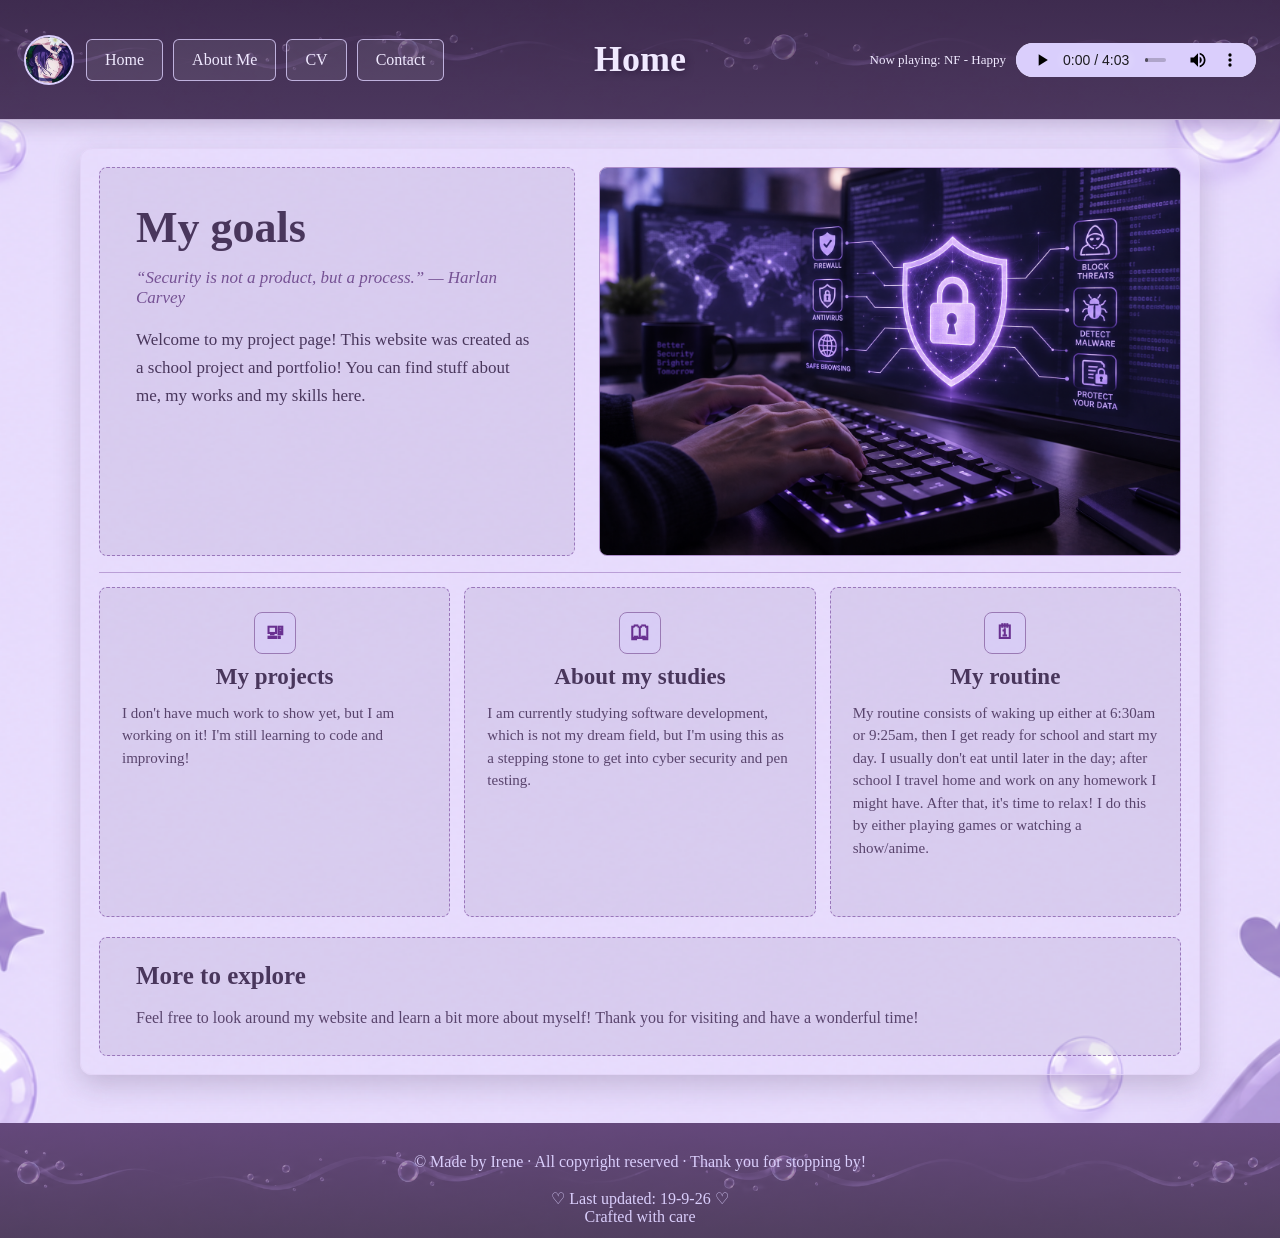
<file: HTML/Index.html>
<!DOCTYPE html>
<html lang="en">
  <head>
    <meta charset="UTF-8">
    <meta name="viewport" content="width=device-width, initial-scale=1.0">
    <title>Home</title>
    <link rel="stylesheet" href="../CSS/Index.css">
  </head>

  <body>
    <header class="site-header">
      <div class="header-nav">
        <a href="../HTML/Index.html" class="site-logo">
          <img src="../Other/rezepfp.jpg" alt="Irene home">
        </a>

        <nav>
          <a href="../HTML/Index.html" class="btn" id="home-btn">Home</a>
          <a href="../HTML/Who-am-i.html" class="btn" id="about-btn">About Me</a>
          <a href="../HTML/CV.html" class="btn" id="CV-btn">CV</a>
          <a href="../HTML/Contact.html" class="btn" id="contact-btn">Contact</a>
        </nav>
      </div>

      <h1 class="header-title">Home</h1>

      <div class="music-header">
        <p>Now playing: NF - Happy</p>
        <div class="audio-player">
          <audio src="../Other/NF - HAPPY (Lyrics).mp3" controls></audio>
        </div>
      </div>
    </header>

    <main class="Home-page">
      <section class="home-hero">
        <div class="hero-copy">
          <h1 id="home-heading">My goals</h1>
          <blockquote>“Security is not a product, but a process.” — Harlan Carvey</blockquote>
          <p>
            Welcome to my project page! This website was created as a school project and
            portfolio! You can find stuff about me, my works and my skills here.
          </p>
        </div>

        <img
          class="hero-image"
          src="../Other/cybersec.png"
          alt="Hands typing on a keyboard beside a monitor displaying a purple security shield"
        >
      </section>

      <section class="home-cards">
        <article class="home-card">
          <span class="card-icon">🖳</span>
          <h2>My projects</h2>
          <p>
            I don't have much work to show yet, but I am working on it! I'm still learning
            to code and improving!
          </p>
        </article>

        <article class="home-card">
          <span class="card-icon">🕮</span>
          <h2>About my studies</h2>
          <p>
            I am currently studying software development, which is not my dream field, but
            I'm using this as a stepping stone to get into cyber security and pen testing.
          </p>
        </article>

        <article class="home-card">
          <span class="card-icon">🗓</span>
          <h2>My routine</h2>
          <p>
            My routine consists of waking up either at 6:30am or 9:25am, then I get ready for
            school and start my day. I usually don't eat until later in the day; after
            school I travel home and work on any homework I might have. After that, it's time
            to relax! I do this by either playing games or watching a show/anime.
          </p>
        </article>
      </section>

      <section class="home-more">
        <h2 id="more-heading">More to explore</h2>
        <p>
          Feel free to look around my website and learn a bit more about myself! Thank you
          for visiting and have a wonderful time!
        </p>
      </section>
    </main>

    <footer class="footer">
      <br><br><br>
      <p>© Made by Irene · All copyright reserved · Thank you for stopping by!</p>
      <p>♡ Last updated: 19-9-26 ♡</p><br>
      <p>Crafted with care</p>
    </footer>
  </body>
</html>
</file>
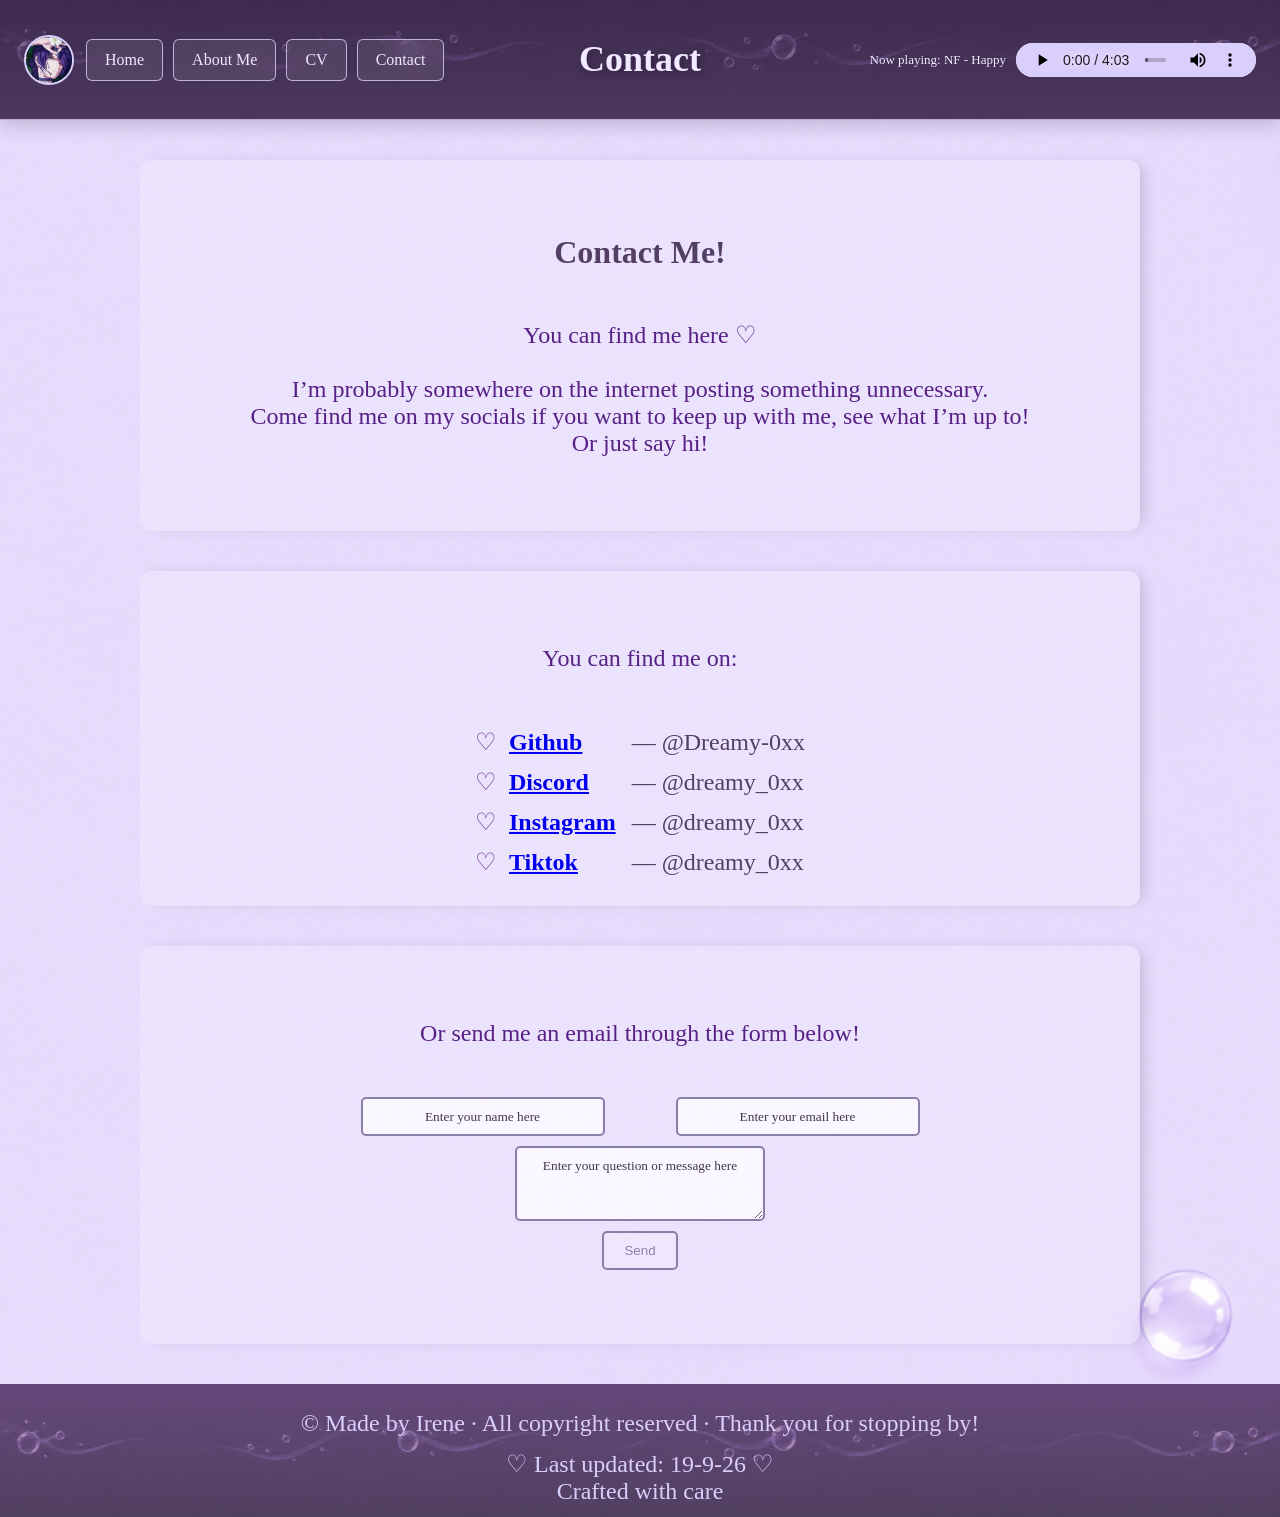
<file: HTML/Contact.html>
<!DOCTYPE html>
<html lang="en">
<head>
  <meta charset="UTF-8">
  <meta name="viewport" content="width=device-width, initial-scale=1.0">
  <title>Contact</title>
  <link rel="stylesheet" href="../CSS/Contact.css">
</head>
<body>
  <header class="site-header">
    <div class="header-nav">
      <a href="../HTML/Index.html" class="site-logo"><img src="../Other/rezepfp.jpg" alt="Irene home"></a>
      <nav>
        <a href="../HTML/Index.html" class="btn" id="home-btn">Home</a>
        <a href="../HTML/Who-am-i.html" class="btn" id="about-btn">About Me</a>
        <a href="../HTML/CV.html" class="btn" id="CV-btn">CV</a>
        <a href="../HTML/Contact.html" class="btn" id="contact-btn">Contact</a>
      </nav>
    </div>
    <h1 class="header-title">Contact</h1>
    <div class="music-header">
      <h5>Now playing: NF - Happy</h5>
      <div class="audio-player">
        <audio src="../Other/NF - HAPPY (Lyrics).mp3" controls></audio>
      </div>
    </div>
  </header>
  <main class="contact-page">

  <section class="contact-hero">
     <h2>Contact Me!</h2>
     <p>
     You can find me here ♡<br><br>
     
     I’m probably somewhere on the internet posting something unnecessary.<br>
     Come find me on my socials if you want to keep up with me, see what I’m up to! <br> Or just say hi!
     <br>
    </p>
  </section>

  <section class="contact-links">
     <p>You can find me on:</p>
     <table>
       <tr><td class="heart">♡</td><th scope="row"><a href="https://github.com/Dreamy-0xx" target="_blank">Github</a></th><td>— @Dreamy-0xx</td></tr>
       <tr><td class="heart">♡</td><th scope="row"><a href="https://discord.gg/f6ESefMnmk" target="_blank">Discord</a></th><td>— @dreamy_0xx</td></tr>
       <tr><td class="heart">♡</td><th scope="row"><a href="https://www.instagram.com/dreamy_0xx/?hl=en" target="_blank">Instagram</a></th><td>— @dreamy_0xx</td></tr>
       <tr><td class="heart">♡</td><th scope="row"><a href="https://www.tiktok.com/@dreamy_0xx" target="_blank">Tiktok</a></th><td>— @dreamy_0xx</td></tr>
     </table>
  </section>

  <section class="contact-form">
     <p>Or send me an email through the form below!</p>
     <form action="https://formsubmit.co/6bafb064cddf6d49e631054078c18f5f" method="POST" target="_blank">
       <input type="text" name="name" placeholder="Enter your name here" required>
       <input type="email" name="email" placeholder="Enter your email here" required>
       <textarea name="content" placeholder="Enter your question or message here" required></textarea>
       <button type="submit" class="btn">Send</button>
     </form>
  </section>
</main>
  <footer class="footer">
    <br><br><br><p>© Made by Irene · All copyright reserved · Thank you for stopping by!</p>
    <p>♡ Last updated: 19-9-26 ♡</p><br>
    <p>Crafted with care</p>
  </footer>
</body>
</html>
</file>
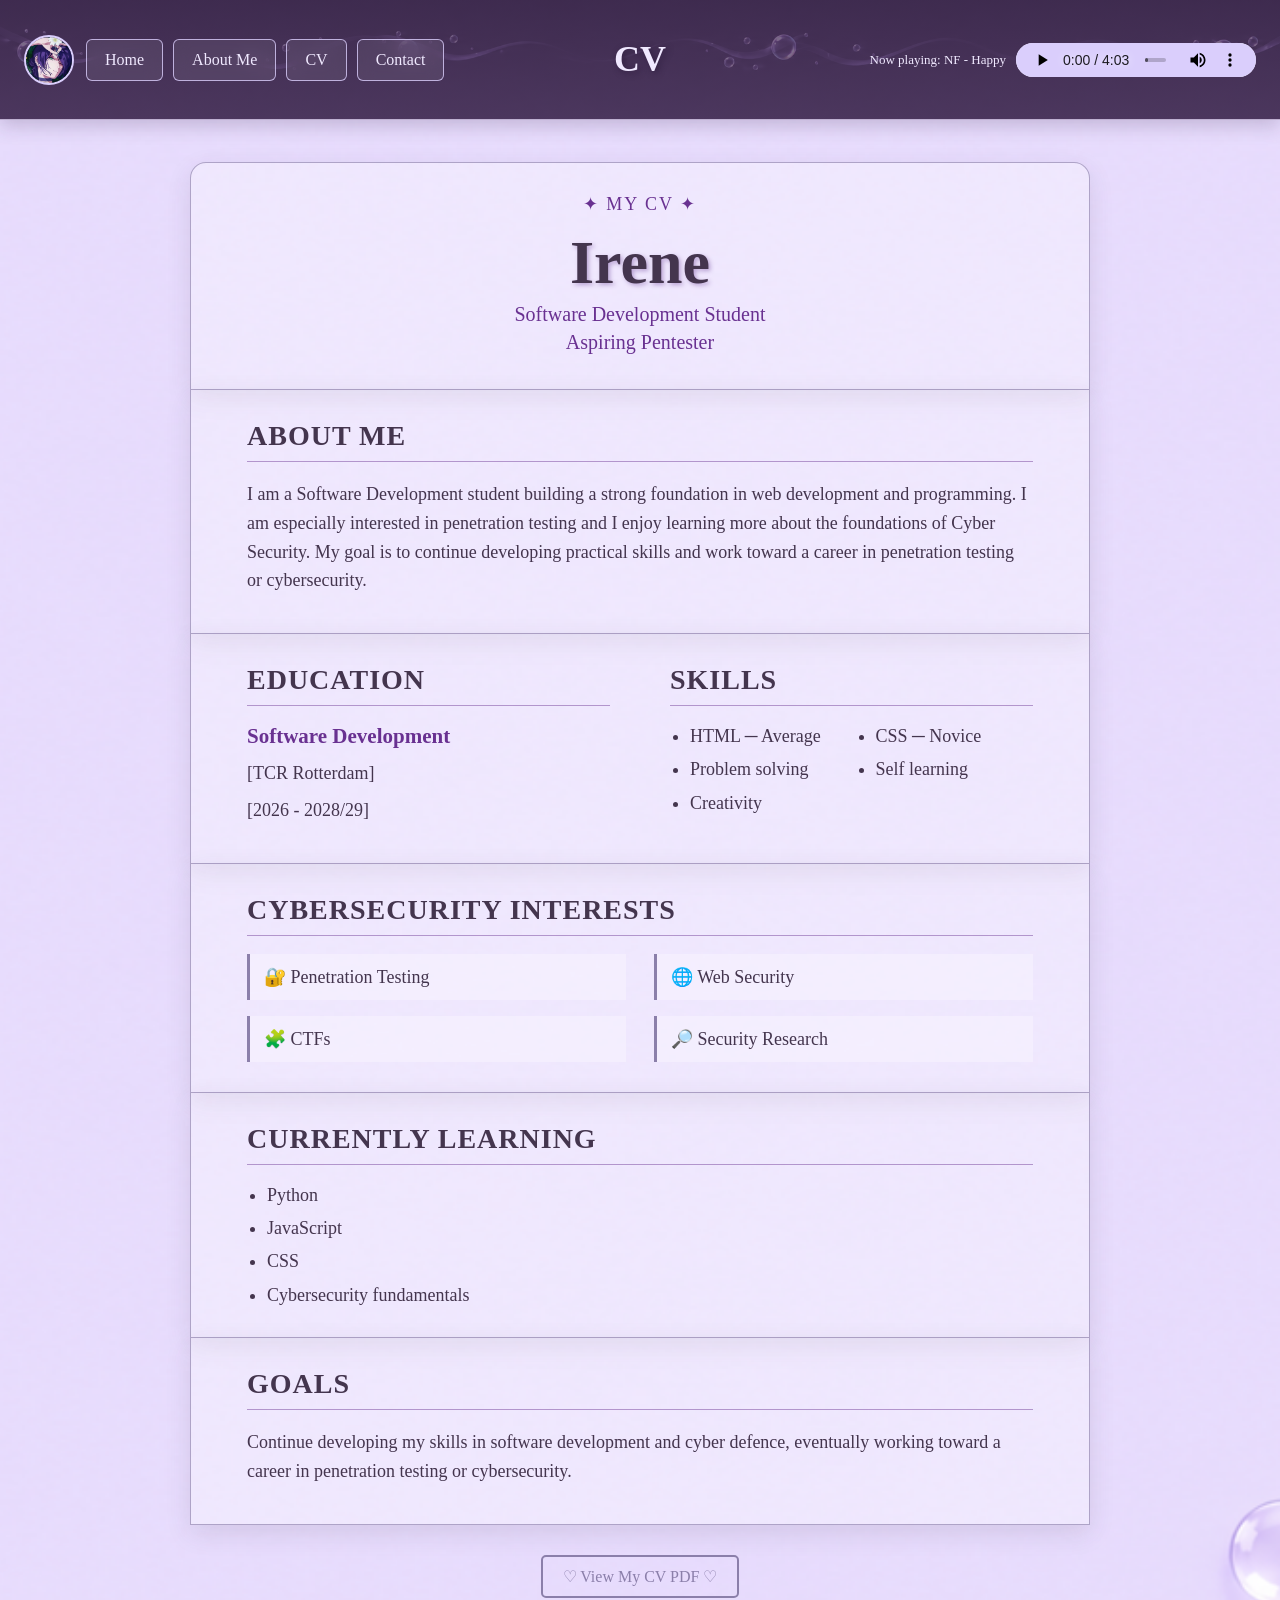
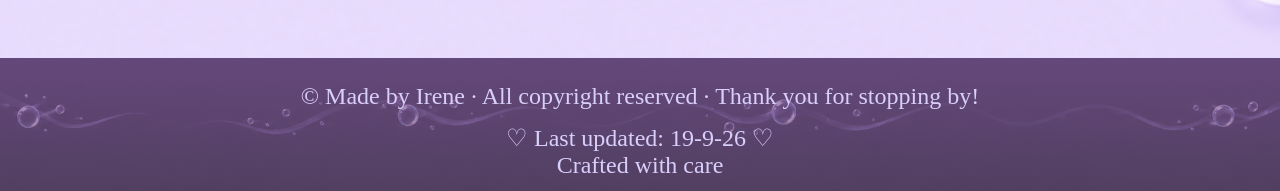
<file: HTML/CV.html>
<!DOCTYPE html>
<html lang="en">
  <head>
    <meta charset="UTF-8">
    <meta name="viewport" content="width=device-width, initial-scale=1.0">
    <title>CV</title>
    <link rel="stylesheet" href="../CSS/CV.css">
  </head>

  <body>
    <header class="site-header">
      <div class="header-nav">
        <a href="../HTML/Index.html" class="site-logo">
          <img src="../Other/rezepfp.jpg" alt="Irene home">
        </a>

        <nav>
          <a href="../HTML/Index.html" class="btn" id="home-btn">Home</a>
          <a href="../HTML/Who-am-i.html" class="btn" id="about-btn">About Me</a>
          <a href="../HTML/CV.html" class="btn" id="CV-btn">CV</a>
          <a href="../HTML/Contact.html" class="btn" id="contact-btn">Contact</a>
        </nav>
      </div>

      <h1 class="header-title">CV</h1>

      <div class="music-header">
        <h5>Now playing: NF - Happy</h5>
        <div class="audio-player">
          <audio src="../Other/NF - HAPPY (Lyrics).mp3" controls></audio>
        </div>
      </div>
    </header>

    <main class="cv-page">
      <section class="cv-hero">
        <p class="cv-kicker">✦ MY CV ✦</p>
        <h2>Irene</h2>
        <p class="cv-role">Software Development Student</p>
        <p class="cv-role">Aspiring Pentester</p>
      </section>

      <section class="cv-section">
        <h2>About Me</h2>
        <p class="cv-copy">
          I am a Software Development student building a strong foundation in web
          development and programming. I am especially interested in penetration testing
          and I enjoy learning more about the foundations of Cyber Security. My goal is to
          continue developing practical skills and work toward a career in penetration
          testing or cybersecurity.
        </p>
      </section>

      <section class="cv-columns cv-section">
        <div>
          <h2>Education</h2>
          <h3>Software Development</h3>
          <p>[TCR Rotterdam]</p>
          <p>[2026 - 2028/29]</p>
        </div>

        <div>
          <h2>Skills</h2>
          <ul class="cv-list">
            <li>HTML ─ Average</li>
            <li>CSS ─ Novice</li>
            <li>Problem solving</li>
            <li>Self learning</li>
            <li>Creativity</li>
          </ul>
        </div>
      </section>

      <section class="cv-section">
        <h2>Cybersecurity Interests</h2>
        <div class="interest-grid">
          <span>🔐 Penetration Testing</span>
          <span>🌐 Web Security</span>
          <span>🧩 CTFs</span>
          <span>🔎 Security Research</span>
        </div>
      </section>

      <section class="cv-section">
        <h2>Currently Learning</h2>
        <ul class="cv-list learning-list">
          <li>Python</li>
          <li>JavaScript</li>
          <li>CSS</li>
          <li>Cybersecurity fundamentals</li>
        </ul>
      </section>

      <section class="cv-section">
        <h2>Goals</h2>
        <p class="cv-copy">
          Continue developing my skills in software development and cyber defence,
          eventually working toward a career in penetration testing or cybersecurity.
        </p>
      </section>

      <div class="cv-action">
        <a class="btn" href="Irene CV.pdf" target="_blank">♡ View My CV PDF ♡</a>
      </div>
    </main>

    <footer class="footer">
      <br><br><br>
      <p>© Made by Irene · All copyright reserved · Thank you for stopping by!</p>
      <p>♡ Last updated: 19-9-26 ♡</p><br>
      <p>Crafted with care</p>
    </footer>
  </body>
</html>
</file>
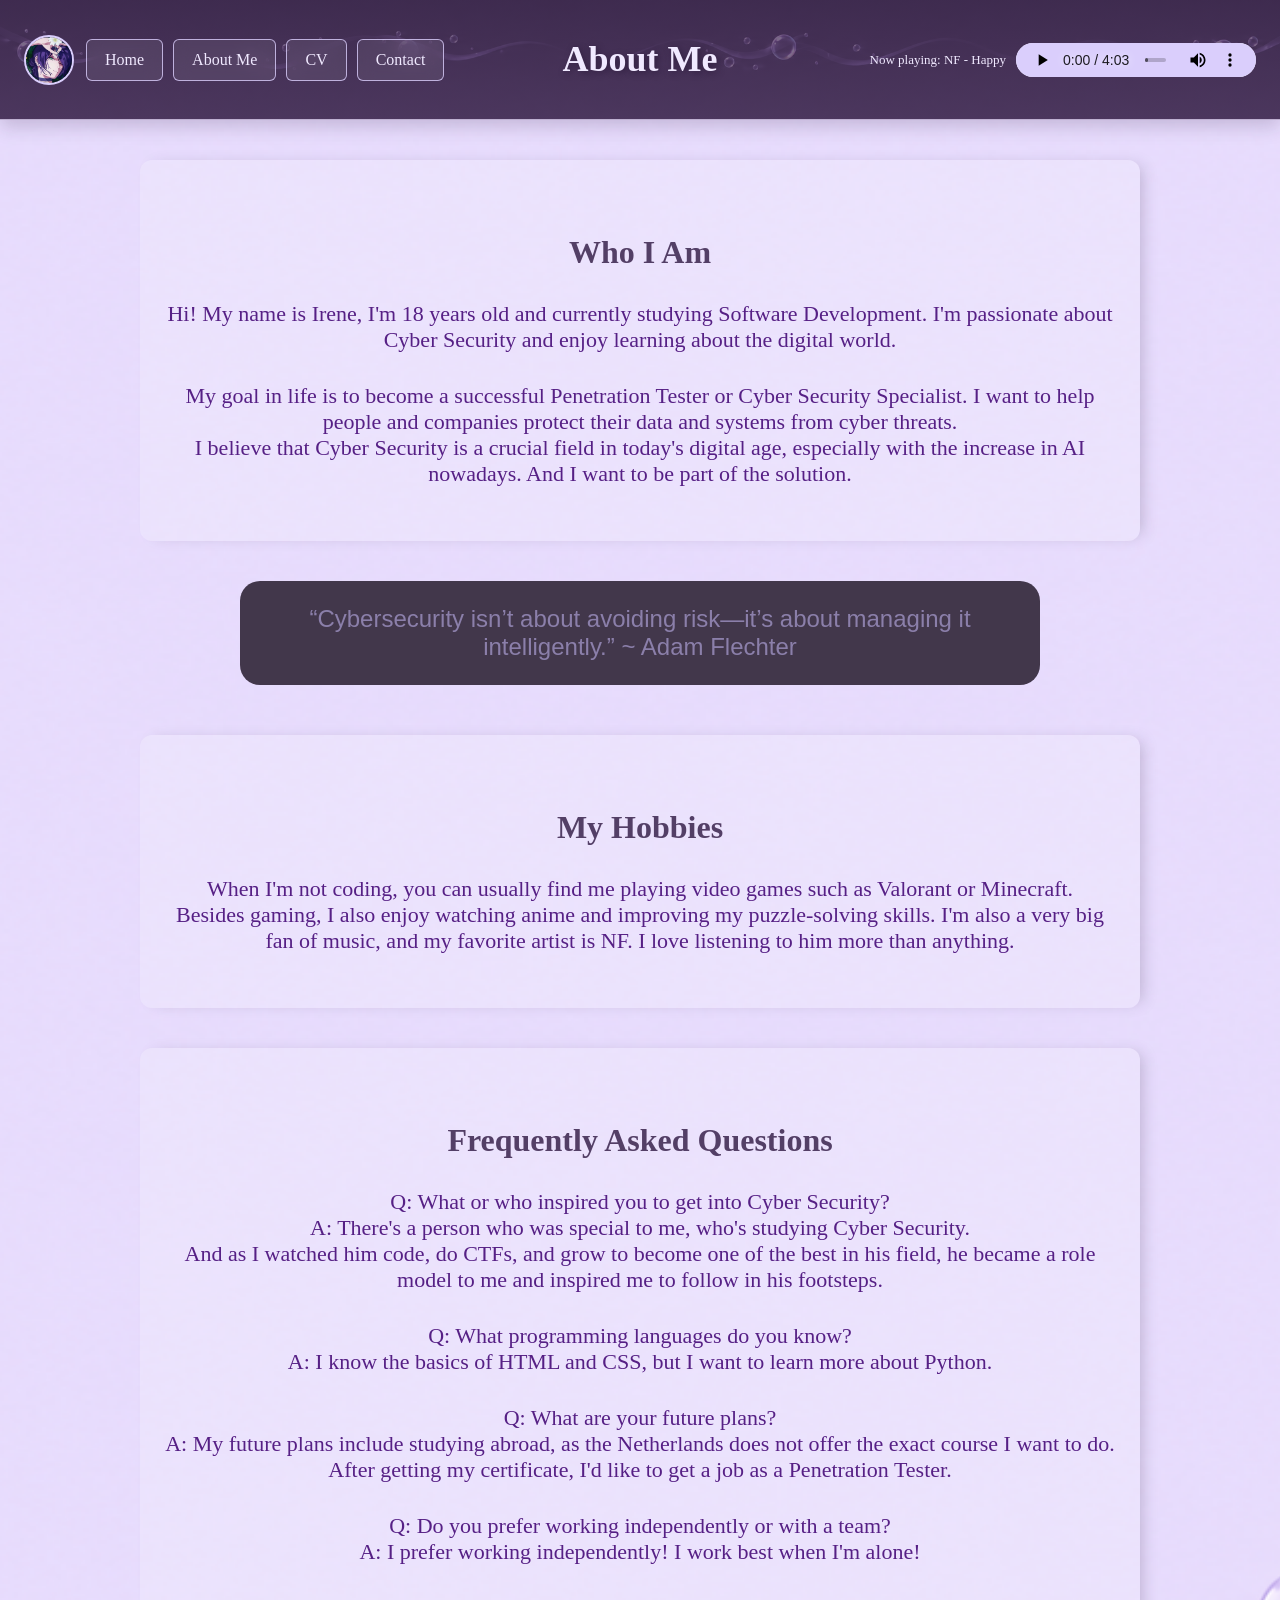
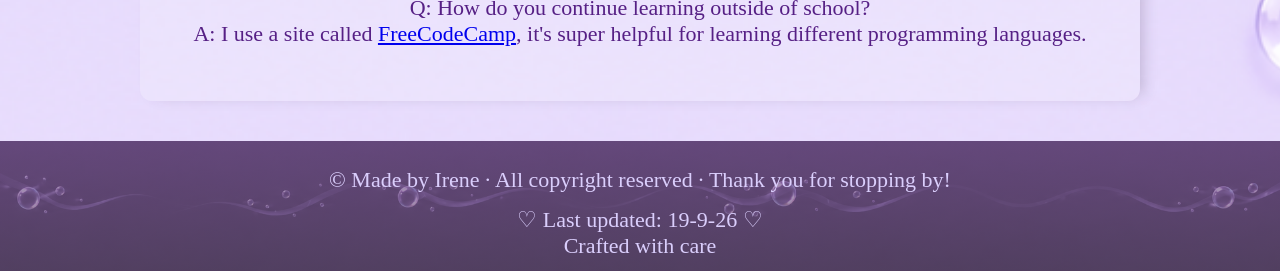
<file: HTML/Who-am-i.html>
<!DOCTYPE html>
<html lang="en">
  <head>
    <meta charset="UTF-8">
    <meta name="viewport" content="width=device-width, initial-scale=1.0">
    <title>About me</title>
    <link rel="stylesheet" href="../CSS/Who-am-i.css">
  </head>

  <body>
    <header class="site-header">
      <div class="header-nav">
        <a href="../HTML/Index.html" class="site-logo">
          <img src="../Other/rezepfp.jpg" alt="home">
        </a>

        <nav>
          <a href="../HTML/Index.html" class="btn" id="home-btn">Home</a>
          <a href="../HTML/Who-am-i.html" class="btn" id="about-btn">About Me</a>
          <a href="../HTML/CV.html" class="btn" id="CV-btn">CV</a>
          <a href="../HTML/Contact.html" class="btn" id="contact-btn">Contact</a>
        </nav>
      </div>

      <h1 class="header-title">About Me</h1>

      <div class="music-header">
        <h5>Now playing: NF - Happy</h5>
        <div class="audio-player">
          <audio src="../Other/NF - HAPPY (Lyrics).mp3" controls></audio>
        </div>
      </div>
    </header>

    <main class="Who-am-i-page">
      <section class="whoami-hero">
        <h2>Who I Am</h2>
        <p>
          Hi! My name is Irene, I'm 18 years old and currently studying Software
          Development. I'm passionate about Cyber Security and enjoy learning about the
          digital world.
        </p>
        <p>
          My goal in life is to become a successful Penetration Tester or Cyber Security
          Specialist. I want to help people and companies protect their data and systems
          from cyber threats.<br>
          I believe that Cyber Security is a crucial field in today's digital age,
          especially with the increase in AI nowadays. And I want to be part of the
          solution.
        </p>
      </section>

      <blockquote class="quote-banner">
        “Cybersecurity isn’t about avoiding risk—it’s about managing it intelligently.”
        ~ Adam Flechter
      </blockquote>

      <section class="whoami-hobbies">
        <h3>My Hobbies</h3>
        <p>
          When I'm not coding, you can usually find me playing video games such as
          Valorant or Minecraft.<br>
          Besides gaming, I also enjoy watching anime and improving my puzzle-solving
          skills. I'm also a very big fan of music, and my favorite artist is NF. I love
          listening to him more than anything.
        </p>
      </section>

      <section class="whoami-FAQ">
        <h3>Frequently Asked Questions</h3>

        <p class="Q">
          Q: What or who inspired you to get into Cyber Security?<br>
          A: There's a person who was special to me, who's studying Cyber Security.<br>
          And as I watched him code, do CTFs, and grow to become one of the best in his
          field, he became a role model to me and inspired me to follow in his footsteps.
        </p>

        <p class="Q">
          Q: What programming languages do you know?<br>
          A: I know the basics of HTML and CSS, but I want to learn more about Python.
        </p>

        <p class="Q">
          Q: What are your future plans?<br>
          A: My future plans include studying abroad, as the Netherlands does not offer the
          exact course I want to do.<br>
          After getting my certificate, I'd like to get a job as a Penetration Tester.
        </p>

        <p>
          Q: Do you prefer working independently or with a team?<br>
          A: I prefer working independently! I work best when I'm alone!
        </p>

        <p>
          Q: How do you continue learning outside of school?<br>
          A: I use a site called
          <a href="https://www.freecodecamp.org/learn" target="_blank">FreeCodeCamp</a>,
          it's super helpful for learning different programming languages.
        </p>
      </section>
    </main>

    <footer class="footer">
      <br><br><br>
      <p>© Made by Irene · All copyright reserved · Thank you for stopping by!</p>
      <p>♡ Last updated: 19-9-26 ♡</p><br>
      <p>Crafted with care</p>
    </footer>
  </body>
</html>
</file>
<file: CSS/Index.css>
* {
  box-sizing: border-box;
  margin: 0;
  padding: 0;
}

body {
  display: flex;
  flex-direction: column;
  min-height: 100vh;
  font-family: Cambria, Cochin, Georgia, Times, 'Times New Roman', serif;
  background: url('../Other/Bubble2.png') center / cover no-repeat;
}

.site-header {
  display: grid;
  grid-template-columns: minmax(0, 1fr) auto minmax(0, 1fr);
  align-items: center;
  width: 100%;
  margin: 0;
  padding: 18px 24px;
  border-bottom: 1px solid rgba(226, 211, 245, 0.8);
  background-image: linear-gradient(rgba(67, 45, 85, 0.72), rgba(85, 61, 105, 0.72)), url('../Other/bubbleheader3.png');
  background-position: center;
  background-size: cover;
  box-shadow: 0 8px 24px rgba(48, 29, 66, 0.2);
}

.header-nav {
  display: flex;
  align-items: center;
  justify-content: flex-start;
  gap: 16px;
  grid-column: 1;
  transform: translateY(20px);
}

.site-logo {
  display: grid;
  flex: 0 0 58px;
  width: 58px;
  height: 58px;
  place-items: center;
  border: 2px solid #dacefc;
  border-radius: 50%;
  color: #fff;
  background: rgba(218, 206, 252, 0.2);
  font-family: 'Segoe UI', Tahoma, Geneva, Verdana, sans-serif;
  font-size: 28px;
  font-weight: 700;
  text-decoration: none;
}

.header-nav nav {
  display: flex;
  flex-wrap: wrap;
  justify-content: center;
  gap: 16px;
}

.header-title {
  grid-column: 2;
  color: #f0e9ff;
  font-size: clamp(28px, 4vw, 42px);
  font-weight: 600;
  text-shadow: 2px 2px 6px rgba(37, 20, 52, 0.6);
}

.btn {
  position: relative;
  isolation: isolate;
  overflow: hidden;
  display: inline-block;
  padding: 16px 30px;
  border: 1px solid rgba(218, 206, 252, 0.8);
  border-radius: 6px;
  color: #f0e9ff;
  background: rgba(255, 255, 255, 0.08);
  text-decoration: none;
  font-size: 18px;
  transition: color 0.25s ease, background-color 0.25s ease;
}

.btn::before {
  position: absolute;
  z-index: -1;
  inset: 0;
  content: '';
  background: #dacefc;
  transform: scaleX(0);
  transform-origin: left;
  transition: transform 0.25s ease;
}

.btn:hover::before,
.btn:focus-visible::before,
.btn[aria-current='page']::before {
  transform: scaleX(1);
}

.btn:hover,
.btn:focus-visible,
.btn{
  color: #49365c;
}

.btn:focus-visible,
.site-logo:focus-visible {
  outline: 3px solid #fff;
  outline-offset: 3px;
}

.music-header {
  grid-column: 1 / -1;
  display: flex;
  align-items: center;
  justify-content: flex-end;
  gap: 12px;
  margin-top: 12px;
  color: #f0e9ff;
  font-size: 14px;
}

.music-header p {
  font-size: inherit;
  font-weight: 500;
}

.audio-player audio {
  display: block;
  width: min(300px, 100%);
  height: 34px;
}

audio::-webkit-media-controls-panel {
  background-color: #dacefc;
}

.Home-page {
  width: min(94%, 1120px);
  margin: 28px auto 48px;
  padding: 18px;
  min-height: 850px;
  border: 1px solid rgba(226, 211, 245, 0.8);
  border-radius: 12px;
  background: transparent;
  box-shadow: 0 10px 28px rgba(48, 29, 66, 0.2);
  animation: fadeIn 0.7s ease-out both;
}

.home-hero {
  display: grid;
  grid-template-columns: minmax(0, 0.9fr) minmax(0, 1.1fr);
  gap: 24px;
  align-items: stretch;
}

.hero-copy {
  padding: clamp(18px, 3vw, 36px);
  border: 1px dashed rgba(105, 49, 145, 0.55);
  border-radius: 8px;
  background: rgba(139, 127, 170, 0.16);
}

.hero-copy h1 {
  color: #49365c;
  font-size: clamp(30px, 4vw, 44px);
  line-height: 1.1;
}

.hero-copy blockquote {
  margin-top: 16px;
  color: #765294;
  font-size: 17px;
  font-style: italic;
}

.hero-copy p {
  margin-top: 18px;
  color: #49365c;
  font-size: 17px;
  line-height: 1.65;
}

.hero-image {
  display: block;
  width: 100%;
  min-height: 300px;
  height: 100%;
  border: 1px solid rgba(105, 49, 145, 0.45);
  border-radius: 8px;
  object-fit: cover;
}

.home-cards {
  display: grid;
  grid-template-columns: repeat(3, minmax(0, 1fr));
  gap: 14px;
  margin-top: 16px;
  padding-top: 14px;
  border-top: 1px solid rgba(105, 49, 145, 0.35);
}

.home-card {
  min-height: 330px;
  padding: 24px 22px;
  border: 1px dashed rgba(105, 49, 145, 0.55);
  border-radius: 8px;
  background: rgba(139, 127, 170, 0.16);
  text-align: center;
}

.card-icon {
  display: grid;
  width: 42px;
  height: 42px;
  margin: 0 auto 10px;
  place-items: center;
  border: 1px solid #9a7ab4;
  border-radius: 8px;
  color: #693191;
  background: rgba(218, 206, 252, 0.45);
  font-family: 'Segoe UI', Tahoma, Geneva, Verdana, sans-serif;
  font-size: 20px;
  font-weight: 700;
}

.home-card h2 {
  color: #49365c;
  font-size: 23px;
}

.home-card p {
  margin-top: 12px;
  color: #59446d;
  font-size: 15px;
  line-height: 1.5;
  text-align: left;
}

.home-more {
  margin-top: 20px;
  padding: 24px clamp(18px, 3vw, 36px);
  border: 1px dashed rgba(105, 49, 145, 0.55);
  border-radius: 8px;
  background: rgba(139, 127, 170, 0.16);
}

.home-more h2 {
  color: #49365c;
  font-size: 25px;
}

.home-more p {
  margin-top: 14px;
  color: #59446d;
  font-size: 16px;
  line-height: 1.7;
}

.footer {
  margin-top: auto;
  display: grid;
  grid-template-columns: 1fr auto 1fr;
  align-items: center;
  padding: 12px;
  background-image: linear-gradient(rgba(127, 90, 155, 0.65), rgba(98, 77, 114, 0.65)), url('../Other/bubbleheader3.png');
  background-position: center;
  background-repeat: no-repeat;
  background-size: cover;
}

.footer p {
  grid-column: 2;
  margin: 0;
  color: #dacefc;
  text-align: center;
}

@keyframes fadeIn {
  from {
    opacity: 0;
    transform: translateY(-18px);
  }
  to {
    opacity: 1;
    transform: translateY(0);
  }
}

@media (max-width: 760px) {
  .site-header {
    padding-right: 3%;
    padding-left: 3%;
  }

  .header-title {
    grid-column: 1 / -1;
    grid-row: 2;
    justify-self: center;
    margin-top: 12px;
  }

  .music-header {
    grid-row: 3;
  }

  .header-nav {
    align-items: center;
    grid-column: 1;
    grid-row: 1;
  }

  .header-nav nav {
    flex: 0 1 auto;
    justify-content: center;
  }

  .btn {
    padding: 14px 20px;
  }

  .home-hero {
    grid-template-columns: 1fr;
  }

  .hero-image {
    min-height: 0;
    aspect-ratio: 16 / 9;
  }

  .home-cards {
    grid-template-columns: 1fr;
  }
}

@media (max-width: 480px) {
  .Home-page {
    width: calc(100% - 20px);
  }

  .site-header {
    padding: 14px 10px;
  }

  .header-nav {
    gap: 10px;
  }

  .site-logo {
    flex-basis: 48px;
    width: 48px;
    height: 48px;
  }

  .header-nav nav {
    gap: 8px;
  }

  .btn {
    padding: 10px 13px;
    font-size: 16px;
  }

  .music-header {
    align-items: flex-start;
    flex-direction: column;
    gap: 6px;
  }

  .audio-player,
  .audio-player audio {
    width: 100%;
  }

  .Home-page {
    padding: 10px;
  }
}

@media (prefers-reduced-motion: reduce) {
  *,
  *::before,
  *::after {
    animation-duration: 0.01ms !important;
    animation-iteration-count: 1 !important;
    scroll-behavior: auto !important;
    transition-duration: 0.01ms !important;
  }
}

.site-header {
  box-sizing: border-box;
  display: grid;
  grid-template-columns: minmax(0, 1fr) auto minmax(0, 1fr);
  align-items: center;
  gap: 12px 16px;
  width: 100%;
  min-height: 120px;
  padding: 24px;
  border-bottom: 1px solid rgba(226, 211, 245, 0.8);
  background-image: linear-gradient(rgba(67, 45, 85, 0.72), rgba(85, 61, 105, 0.72)), url('../Other/bubbleheader3.png');
  background-position: center;
  background-size: cover;
  box-shadow: 0 6px 18px rgba(48, 29, 66, 0.2);
}

.site-header .header-nav {
  box-sizing: border-box;
  display: flex;
  grid-column: 1;
  align-items: center;
  gap: 12px;
  max-width: 100%;
  transform: none;
}

.site-header .site-logo {
  box-sizing: border-box;
  display: grid;
  flex: 0 0 50px;
  width: 50px;
  height: 50px;
  place-items: center;
  border: 2px solid #dacefc;
  border-radius: 50%;
  color: #fff;
  background: rgba(218, 206, 252, 0.2);
  font: 700 24px 'Segoe UI', Tahoma, Geneva, Verdana, sans-serif;
  text-decoration: none;
}

.site-header .site-logo img {
  display: block;
  width: 100%;
  height: 100%;
  border-radius: 50%;
  object-fit: cover;
}

.site-header .header-nav nav {
  box-sizing: border-box;
  display: flex;
  flex: initial;
  flex-wrap: wrap;
  max-width: 100%;
  justify-content: flex-start;
  gap: 10px;
}

.site-header .header-title {
  box-sizing: border-box;
  grid-column: 2;
  margin: 0;
  color: #f0e9ff;
  font-size: clamp(26px, 3vw, 36px);
  font-weight: 600;
  line-height: 1.2;
  text-align: center;
  text-shadow: 2px 2px 6px rgba(37, 20, 52, 0.6);
  animation: none;
}

.site-header .btn {
  box-sizing: border-box;
  position: relative;
  isolation: isolate;
  overflow: hidden;
  display: inline-block;
  padding: 11px 18px;
  border: 1px solid rgba(218, 206, 252, 0.8);
  border-radius: 6px;
  color: #f0e9ff;
  background: rgba(255, 255, 255, 0.08);
  font-size: 16px;
  text-decoration: none;
  transition: color 0.25s ease;
}

.site-header .btn::before {
  position: absolute;
  z-index: -1;
  inset: 0;
  content: '';
  background: #dacefc;
  transform: scaleX(0);
  transform-origin: left;
  transition: transform 0.25s ease;
}

.site-header .btn:hover::before,
.site-header .btn:focus-visible::before {
  transform: scaleX(1);
}

.site-header .btn:hover,
.site-header .btn:focus-visible {
  color: #49365c;
}

.site-header .btn[aria-current='page'] {
  border-color: #dacefc;
  color: #49365c;
  background: #dacefc;
  box-shadow: 0 0 0 2px rgba(218, 206, 252, 0.3);
  font-weight: 700;
}

.site-header .btn:focus-visible,
.site-header .site-logo:focus-visible {
  outline: 3px solid #fff;
  outline-offset: 2px;
}

.site-header .music-header {
  box-sizing: border-box;
  grid-column: 3;
  display: flex;
  align-items: center;
  justify-content: flex-end;
  gap: 10px;
  margin: 0;
  color: #f0e9ff;
  font-size: 13px;
  text-align: right;
}

.site-header .music-header p {
  font-size: inherit;
  font-weight: 500;
}

.site-header .audio-player audio {
  box-sizing: border-box;
  display: block;
  width: 240px;
  height: 34px;
}

.site-header audio::-webkit-media-controls-panel {
  background-color: #dacefc;
}

@media (max-width: 1000px) {
  .site-header {
    grid-template-columns: minmax(0, 1fr);
    justify-items: center;
    padding: 20px 16px;
  }

  .site-header .header-nav {
    grid-column: 1;
    grid-row: auto;
    justify-content: center;
  }

  .site-header .header-title {
    grid-column: 1;
    grid-row: auto;
  }

  .site-header .music-header {
    grid-column: 1;
    grid-row: auto;
    justify-content: center;
  }
}

@media (max-width: 650px) {
  .site-header {
    gap: 10px;
    padding: 14px 10px;
  }

  .site-header .header-nav {
    flex-wrap: wrap;
    max-width: 100%;
    justify-content: center;
  }

  .site-header .header-nav nav {
    justify-content: center;
    gap: 7px;
  }

  .site-header .btn {
    padding: 9px 12px;
    font-size: 15px;
  }

  .site-header .music-header {
    flex-wrap: wrap;
    text-align: center;
  }

  .site-header .audio-player,
  .site-header .audio-player audio {
    width: min(300px, 100%);
  }
}
</file>
<file: CSS/Contact.css>
* {
  margin: 0;
  padding: 0;
}

body {
  display: flex;
  flex-direction: column;
  font-family: cambria, cochin, georgia, times, 'times new roman', serif;
  background-image: url('../Other/Bubble2.png');
  background-position: center;
  background-repeat: no-repeat;
  min-height: 100vh;
  background-size: cover;
}

h1 {
  color: rgb(128, 108, 146);
  font-size: 55px;
  animation: fadeIn 3s ease-in-out both;
  text-align: center;
  margin-top: auto;
  text-shadow: 2px 2px 4px rgb(83, 32, 133);
}

blockquote {
  font-size: 28px;
  color: rgb(83, 63, 102);
  text-align: center;
  margin-top: 50px;
  font-family: Cambria, Cochin, Georgia, Times, 'Times New Roman', serif;
} 

h2 {
  color: rgb(83, 63, 102);
  text-align: center;
  margin-top: 50px;
  font-family: Cambria, Cochin, Georgia, Times, 'Times New Roman', serif;
  font-size: 32px;
}

p {
  color: rgb(86, 32, 133);
  font-family: Cambria, Cochin, Georgia, Times, 'Times New Roman', serif;
  font-size: 24px;
  text-align: center;
  margin-top: 50px;
  margin-bottom: 50px;
}

h3 {
  color: rgb(83, 63, 102);
  text-align: center;
  margin-top: 50px;
  font-family: Cambria, Cochin, Georgia, Times, 'Times New Roman', serif;
  font-size: 32px; 
}

form {
  display: grid;
  grid-template-columns: repeat(2, minmax(0, 1fr));
  width: min(100% - 40px, 620px);
  gap: 10px;
  margin: 20px auto 50px;
}

textarea {
  grid-column: 1 / -1;
  justify-self: center;
  width: min(100%, 250px);
  min-height: 75px;
  padding: 10px;
  border: 2px solid #8b7faa;
  border-radius: 5px;
  background: rgba(255, 255, 255, 0.7);
  color: #262036;
  resize: vertical;
  box-sizing: border-box;
}

textarea::placeholder {
  color: #44354e;
  opacity: 1;
  text-align: center;
  font-family: Cambria, Cochin, Georgia, Times, 'Times New Roman', serif;
}

form .btn {
  grid-column: 1 / -1;
  justify-self: center;
}

@media (max-width: 600px) {
  form {
    grid-template-columns: 1fr;
  }
}

input {
  box-sizing: border-box;
  width: 80%;
  justify-self: center;
  padding: 10px;
  border: 2px solid #8b7faa;
  border-radius: 5px;
  background: rgba(255, 255, 255, 0.7);
  color: #262036;
}

input::placeholder {
  color: #44354e;
  opacity: 1;
  text-align: center;
  font-family: Cambria, Cochin, Georgia, Times, 'Times New Roman', serif;
}

.site-header {
  display: grid;
  grid-template-columns: 1fr auto 1fr;
  align-items: center;
  padding: 15px;
  background-image:linear-gradient(rgba(110, 85, 129, 0.65), rgba(120, 93, 141, 0.65)), url('../Other/bubbleheader3.png');
  background-position: center;
  background-repeat: no-repeat;
  background-size: cover;
}
.site-header h1 {
	grid-column: 2;
  text-align: center;
  color: #8b7faa;
  margin: 0;
}
.site-header nav {
  grid-column: 3;
  justify-self: end;
  display: flex;
  gap: 10px;
}

.btn {
  display: inline-block;
  padding: 10px 20px;
  background: transparent;
  backdrop-filter: blur(8px);
  color: #8b7faa;
  text-decoration: none;
  border-radius: 5px;
  border: 2px solid #8b7faa;
  transition: color 0.4s ease;
  position: relative;
  isolation: isolate;
  overflow: hidden;
}

.btn::before {
  content: '';
  position: absolute;
  inset: 0;
  width: 0;
  background: rgb(142, 111, 163);
  z-index: -1;
  transition: width 0.4s ease;
}

.btn:hover::before {
  width: 100%;
}

.btn:hover {
  color: #693191;
}

.container {
  display: flex;
  justify-content: center;
  align-items: center;
}

.quote-banner {
  width: min(90%, 1000px);
  box-sizing: border-box;
  margin: 0 auto 50px;
  padding: 24px;
  background-color: #42374b;
  color: #8b7faa;
  font-size: 28px;
  text-align: center;
  border-radius: 20px;
}

.contact-hero,
.contact-links,
.contact-form{
  width: min(90%, 1000px);
  box-sizing: border-box;
  margin: 40px auto;
  padding: 24px;
  background: rgba(255, 255, 255, 0.2);
  border-radius: 12px;
  box-shadow: 8px 0 15px -6px rgba(68, 53, 78, 0.25);
  animation: fadeIn 4s ease-in-out both;
}

.contact-links table {
  margin: 0 auto;
  border-collapse: collapse;
  font-size: 24px;
}

.contact-links th,
.contact-links td {
  padding: 6px 8px;
  text-align: left;
  color: rgb(83, 63, 102);
}

.contact-links .heart {
  width: 1em;
  padding-right: 2px;
  color: #693191;
}

.footer {
  margin-top: auto;
  display: grid;
  grid-template-columns: 1fr auto 1fr;
  align-items: center;
  padding: 12px;
  background-image: linear-gradient(rgba(127, 90, 155, 0.65), rgba(98, 77, 114, 0.65)), url('../Other/bubbleheader3.png');
  background-position: center;
  background-repeat: no-repeat;
  background-size: cover;
}
.footer p {
  grid-column: 2;
  text-align: center;
   color: #dacefc;
  margin: 0;
}

.music-header {
 margin-top: -74px;
margin-left: -300px;
font-family:Cambria, Cochin, Georgia, Times, 'Times New Roman', serif;
font-size: 25px;
text-align: center;
color: rgb(204, 170, 235);
}

audio::-webkit-media-controls-panel {
  background-color:#8b7faa;
  box-shadow: 8px 0 15px -6px rgba(68, 53, 78, 0.12);
}

@keyframes fadeIn {
  from {
    opacity: 0;
    transform: translateY(-40px);
  }
  to {
    opacity: 1;
    transform: translateY(0);
  }
}

.site-header {
  box-sizing: border-box;
  display: grid;
  grid-template-columns: minmax(0, 1fr) auto minmax(0, 1fr);
  align-items: center;
  gap: 12px 16px;
  width: 100%;
  min-height: 120px;
  padding: 24px;
  border-bottom: 1px solid rgba(226, 211, 245, 0.8);
  background-image: linear-gradient(rgba(67, 45, 85, 0.72), rgba(85, 61, 105, 0.72)), url('../Other/bubbleheader3.png');
  background-position: center;
  background-size: cover;
  box-shadow: 0 6px 18px rgba(48, 29, 66, 0.2);
}

.site-header .header-nav {
  box-sizing: border-box;
  display: flex;
  grid-column: 1;
  align-items: center;
  gap: 12px;
  max-width: 100%;
  transform: none;
}

.site-header .site-logo {
  box-sizing: border-box;
  display: grid;
  flex: 0 0 50px;
  width: 50px;
  height: 50px;
  place-items: center;
  border: 2px solid #dacefc;
  border-radius: 50%;
  color: #fff;
  background: rgba(218, 206, 252, 0.2);
  font: 700 24px 'Segoe UI', Tahoma, Geneva, Verdana, sans-serif;
  text-decoration: none;
}

.site-header .site-logo img {
  display: block;
  width: 100%;
  height: 100%;
  border-radius: 50%;
  object-fit: cover;
}

.site-header .header-nav nav {
  box-sizing: border-box;
  display: flex;
  flex: initial;
  flex-wrap: wrap;
  max-width: 100%;
  justify-content: flex-start;
  gap: 10px;
}

.site-header .header-title {
  box-sizing: border-box;
  grid-column: 2;
  margin: 0;
  color: #f0e9ff;
  font-size: clamp(26px, 3vw, 36px);
  font-weight: 600;
  line-height: 1.2;
  text-align: center;
  text-shadow: 2px 2px 6px rgba(37, 20, 52, 0.6);
  animation: none;
}

.site-header .btn {
  box-sizing: border-box;
  position: relative;
  isolation: isolate;
  overflow: hidden;
  display: inline-block;
  padding: 11px 18px;
  border: 1px solid rgba(218, 206, 252, 0.8);
  border-radius: 6px;
  color: #f0e9ff;
  background: rgba(255, 255, 255, 0.08);
  font-size: 16px;
  text-decoration: none;
  transition: color 0.25s ease;
}

.site-header .btn::before {
  position: absolute;
  z-index: -1;
  inset: 0;
  content: '';
  background: #dacefc;
  transform: scaleX(0);
  transform-origin: left;
  transition: transform 0.25s ease;
}

.site-header .btn:hover::before,
.site-header .btn:focus-visible::before {
  transform: scaleX(1);
}

.site-header .btn:hover,
.site-header .btn:focus-visible {
  color: #49365c;
}

.site-header .btn[aria-current='page'] {
  border-color: #dacefc;
  color: #49365c;
  background: #dacefc;
  box-shadow: 0 0 0 2px rgba(218, 206, 252, 0.3);
  font-weight: 700;
}

.site-header .btn:focus-visible,
.site-header .site-logo:focus-visible {
  outline: 3px solid #fff;
  outline-offset: 2px;
}

.site-header .music-header {
  box-sizing: border-box;
  grid-column: 3;
  display: flex;
  align-items: center;
  justify-content: flex-end;
  gap: 10px;
  margin: 0;
  color: #f0e9ff;
  font-size: 13px;
  text-align: right;
}

.site-header .music-header h5 {
  font-size: inherit;
  font-weight: 500;
}

.site-header .audio-player audio {
  box-sizing: border-box;
  display: block;
  width: 240px;
  height: 34px;
}

.site-header audio::-webkit-media-controls-panel {
  background-color: #dacefc;
}

@media (max-width: 1000px) {
  .site-header {
    grid-template-columns: minmax(0, 1fr);
    justify-items: center;
    padding: 20px 16px;
  }

  .site-header .header-nav {
    grid-column: 1;
    grid-row: auto;
    justify-content: center;
  }

  .site-header .header-title {
    grid-column: 1;
    grid-row: auto;
  }

  .site-header .music-header {
    grid-column: 1;
    grid-row: auto;
    justify-content: center;
  }
}

@media (max-width: 650px) {
  .site-header {
    gap: 10px;
    padding: 14px 10px;
  }

  .site-header .header-nav {
    flex-wrap: wrap;
    max-width: 100%;
    justify-content: center;
  }

  .site-header .header-nav nav {
    justify-content: center;
    gap: 7px;
  }

  .site-header .btn {
    padding: 9px 12px;
    font-size: 15px;
  }

  .site-header .music-header {
    flex-wrap: wrap;
    text-align: center;
  }

  .site-header .audio-player,
  .site-header .audio-player audio {
    width: min(300px, 100%);
  }
}
</file>
<file: CSS/CV.css>
* {
  margin: 0;
  padding: 0;
}

body {
  display: flex;
  flex-direction: column;
  font-family: cambria, cochin, georgia, times, 'times new roman', serif;
  background-image: url('../Other/Bubble2.png');
  background-position: center;
  background-repeat: no-repeat;
  min-height: 100vh;
  background-size: cover;
}

h1 {
  color: rgb(204, 170, 235);
  font-size: 55px;
  animation: fadeIn 3s ease-in-out both;
  text-align: center;
  margin-top: auto;
  text-shadow: 2px 2px 4px rgb(83, 32, 133);
}

h2 {
  color: rgb(83, 63, 102);
  text-align: center;
  margin-top: 50px;
  font-family: Cambria, Cochin, Georgia, Times, 'Times New Roman', serif;
  font-size: 32px;
}

p {
  color: rgb(86, 32, 133);
  font-family: Cambria, Cochin, Georgia, Times, 'Times New Roman', serif;
  font-size: 24px;
  text-align: center;
  margin-top: 50px;
  margin-bottom: 50px;
}

.site-header {
  display: grid;
  grid-template-columns: 1fr auto 1fr;
  align-items: center;
  padding: 20px;
  background-image: linear-gradient(rgba(110, 85, 129, 0.65), rgba(120, 93, 141, 0.65)), url('../Other/bubbleheader3.png');
  background-position: center;
  background-repeat: no-repeat;
  background-size: cover;
}
.site-header h1 {
  grid-column: 2;
  text-align: center;
  color: #8b7faa;
  margin: 0;
}
.site-header nav {
  grid-column: 3;
  justify-self: end;
  display: flex;
  gap: 10px;
}

.btn {
  display: inline-block;
  padding: 10px 20px;
  background: transparent;
  backdrop-filter: blur(8px);
  color: #8b7faa;
  text-decoration: none;
  border-radius: 5px;
  border: 2px solid #8b7faa;
  transition: color 0.4s ease;
  position: relative;
  isolation: isolate;
  overflow: hidden;
}

.btn::before {
  content: '';
  position: absolute;
  inset: 0;
  width: 0;
  background: rgb(142, 111, 163);
  z-index: -1;
  transition: width 0.4s ease;
}

.btn:hover::before {
  width: 100%;
}

.btn:hover {
  color: #693191;
}

.container {
  display: flex;
  justify-content: center;
  align-items: center;

}

.footer {
  margin-top: auto;
  display: grid;
  grid-template-columns: 1fr auto 1fr;
  align-items: center;
  padding: 12px;
  background-image: linear-gradient(rgba(127, 90, 155, 0.65), rgba(98, 77, 114, 0.65)), url('../Other/bubbleheader3.png');
  background-position: center;
  background-repeat: no-repeat;
  background-size: cover;
}
.footer p {
  grid-column: 2;
  text-align: center;
   color: #dacefc;
  margin: 0;
}

.cv-page {
  width: min(92%, 900px);
  margin: 42px auto 60px;
  color: #44354e;
}

.cv-hero,
.cv-section {
  padding: 30px clamp(20px, 5vw, 56px);
  background: rgba(255, 255, 255, 0.34);
  border: 1px solid rgba(139, 127, 170, 0.65);
  box-shadow: 0 8px 24px rgba(68, 53, 78, 0.12);
}

.cv-hero {
  text-align: center;
  border-radius: 16px 16px 0 0;
}

.cv-kicker {
  margin: 0 0 12px;
  color: #693191;
  font-size: 18px;
  letter-spacing: 2px;
}

.cv-hero h2 {
  margin: 0;
  color: #44354e;
  font-size: clamp(36px, 7vw, 62px);
  text-shadow: 2px 2px 4px rgba(83, 32, 133, 0.35);
}

.cv-role {
  margin: 5px 0;
  color: #693191;
  font-size: 20px;
}

.cv-links {
  display: flex;
  justify-content: center;
  flex-wrap: wrap;
  gap: 18px;
  margin-top: 22px;
}

.cv-links a {
  color: #693191;
  font-size: 18px;
}

.cv-section {
  border-top: 0;
}

.cv-section h2 {
  margin: 0 0 18px;
  color: #44354e;
  font-size: 28px;
  text-align: left;
  text-transform: uppercase;
  letter-spacing: 1px;
}

.cv-section h2::after {
  content: '';
  display: block;
  width: 100%;
  height: 1px;
  margin-top: 9px;
  background: rgba(105, 49, 145, 0.45);
}

.cv-copy,
.cv-section p {
  margin: 0 0 8px;
  color: #44354e;
  font-size: 18px;
  line-height: 1.6;
  text-align: left;
}

.cv-columns {
  display: grid;
  grid-template-columns: 1fr 1fr;
  gap: 60px;
}

.cv-columns h3 {
  margin: 0 0 10px;
  color: #693191;
  font-size: 21px;
  text-align: left;
}

.cv-list {
  display: grid;
  grid-template-columns: repeat(2, minmax(0, 1fr));
  gap: 9px 28px;
  margin: 0;
  padding-left: 20px;
  color: #44354e;
  font-size: 18px;
  line-height: 1.35;
}

.learning-list {
  grid-template-columns: 1fr;
  max-width: 360px;
}

.interest-grid {
  display: grid;
  grid-template-columns: repeat(2, minmax(0, 1fr));
  gap: 16px 28px;
  color: #44354e;
  font-size: 18px;
}

.interest-grid span {
  padding: 12px 14px;
  background: rgba(255, 255, 255, 0.28);
  border-left: 3px solid #8b7faa;
}

.cv-action {
  display: flex;
  justify-content: center;
  padding: 30px 0 0;
}

.cv-page {
  animation: fadeIn 4s ease-in-out both;
}

.music-header {
 margin-top: -74px;
margin-left: -300px;
font-family:Cambria, Cochin, Georgia, Times, 'Times New Roman', serif;
font-size: 25px;
text-align: center;
color: rgb(204, 170, 235);
}

audio::-webkit-media-controls-panel {
  background-color:#8b7faa;
  box-shadow: 8px 0 15px -6px rgba(68, 53, 78, 0.12);
}

@keyframes fadeIn {
  from {
    opacity: 0;
    transform: translateY(-40px);
  }
  to {
    opacity: 1;
    transform: translateY(0);
  }
}

.site-header {
  box-sizing: border-box;
  display: grid;
  grid-template-columns: minmax(0, 1fr) auto minmax(0, 1fr);
  align-items: center;
  gap: 12px 16px;
  width: 100%;
  min-height: 120px;
  padding: 24px;
  border-bottom: 1px solid rgba(226, 211, 245, 0.8);
  background-image: linear-gradient(rgba(67, 45, 85, 0.72), rgba(85, 61, 105, 0.72)), url('../Other/bubbleheader3.png');
  background-position: center;
  background-size: cover;
  box-shadow: 0 6px 18px rgba(48, 29, 66, 0.2);
}

.site-header .header-nav {
  box-sizing: border-box;
  display: flex;
  grid-column: 1;
  align-items: center;
  gap: 12px;
  max-width: 100%;
  transform: none;
}

.site-header .site-logo {
  box-sizing: border-box;
  display: grid;
  flex: 0 0 50px;
  width: 50px;
  height: 50px;
  place-items: center;
  border: 2px solid #dacefc;
  border-radius: 50%;
  color: #fff;
  background: rgba(218, 206, 252, 0.2);
  font: 700 24px 'Segoe UI', Tahoma, Geneva, Verdana, sans-serif;
  text-decoration: none;
}

.site-header .site-logo img {
  display: block;
  width: 100%;
  height: 100%;
  border-radius: 50%;
  object-fit: cover;
}

.site-header .header-nav nav {
  box-sizing: border-box;
  display: flex;
  flex: initial;
  flex-wrap: wrap;
  max-width: 100%;
  justify-content: flex-start;
  gap: 10px;
}

.site-header .header-title {
  box-sizing: border-box;
  grid-column: 2;
  margin: 0;
  color: #f0e9ff;
  font-size: clamp(26px, 3vw, 36px);
  font-weight: 600;
  line-height: 1.2;
  text-align: center;
  text-shadow: 2px 2px 6px rgba(37, 20, 52, 0.6);
  animation: none;
}

.site-header .btn {
  box-sizing: border-box;
  position: relative;
  isolation: isolate;
  overflow: hidden;
  display: inline-block;
  padding: 11px 18px;
  border: 1px solid rgba(218, 206, 252, 0.8);
  border-radius: 6px;
  color: #f0e9ff;
  background: rgba(255, 255, 255, 0.08);
  font-size: 16px;
  text-decoration: none;
  transition: color 0.25s ease;
}

.site-header .btn::before {
  position: absolute;
  z-index: -1;
  inset: 0;
  content: '';
  background: #dacefc;
  transform: scaleX(0);
  transform-origin: left;
  transition: transform 0.25s ease;
}

.site-header .btn:hover::before,
.site-header .btn:focus-visible::before {
  transform: scaleX(1);
}

.site-header .btn:hover,
.site-header .btn:focus-visible {
  color: #49365c;
}

.site-header .btn[aria-current='page'] {
  border-color: #dacefc;
  color: #49365c;
  background: #dacefc;
  box-shadow: 0 0 0 2px rgba(218, 206, 252, 0.3);
  font-weight: 700;
}

.site-header .btn:focus-visible,
.site-header .site-logo:focus-visible {
  outline: 3px solid #fff;
  outline-offset: 2px;
}

.site-header .music-header {
  box-sizing: border-box;
  grid-column: 3;
  display: flex;
  align-items: center;
  justify-content: flex-end;
  gap: 10px;
  margin: 0;
  color: #f0e9ff;
  font-size: 13px;
  text-align: right;
}

.site-header .music-header h5 {
  font-size: inherit;
  font-weight: 500;
}

.site-header .audio-player audio {
  box-sizing: border-box;
  display: block;
  width: 240px;
  height: 34px;
}

.site-header audio::-webkit-media-controls-panel {
  background-color: #dacefc;
}

@media (max-width: 1000px) {
  .site-header {
    grid-template-columns: minmax(0, 1fr);
    justify-items: center;
    padding: 20px 16px;
  }

  .site-header .header-nav {
    grid-column: 1;
    grid-row: auto;
    justify-content: center;
  }

  .site-header .header-title {
    grid-column: 1;
    grid-row: auto;
  }

  .site-header .music-header {
    grid-column: 1;
    grid-row: auto;
    justify-content: center;
  }
}

@media (max-width: 650px) {
  .site-header {
    gap: 10px;
    padding: 14px 10px;
  }

  .site-header .header-nav {
    flex-wrap: wrap;
    max-width: 100%;
    justify-content: center;
  }

  .site-header .header-nav nav {
    justify-content: center;
    gap: 7px;
  }

  .site-header .btn {
    padding: 9px 12px;
    font-size: 15px;
  }

  .site-header .music-header {
    flex-wrap: wrap;
    text-align: center;
  }

  .site-header .audio-player,
  .site-header .audio-player audio {
    width: min(300px, 100%);
  }
}
</file>
<file: CSS/Who-am-i.css>
* {
  margin: 0;
  padding: 0;
}

body {
  display: flex;
  flex-direction: column;
 font-family: cambria, cochin, georgia, times, 'times new roman', serif;
  background-image: url('../Other/Bubble2.png');
  background-position: center;
  background-repeat: no-repeat;
  min-height: 100vh;
  background-size: cover;
}

h1 {
  color: rgb(128, 108, 146);
  font-size: 55px;
  animation: fadeIn 3s ease-in-out both;
  text-align: center;
  margin-top: auto;
}

blockquote {
  font-size: 28px;
  color: rgb(83, 63, 102);
  text-align: center;
  margin-top: 50px;
  font-family: 'Segoe UI', Tahoma, Geneva, Verdana, sans-serif;
}

h2 {
  color: rgb(83, 63, 102);
  text-align: center;
  margin-top: 50px;
  font-family: Cambria, Cochin, Georgia, Times, 'Times New Roman', serif;
  font-size: 32px;
}

p {
  color: rgb(86, 32, 133);
  font-family: Cambria, Cochin, Georgia, Times, 'Times New Roman', serif;
  font-size: 22px;
  text-align: center;
  margin-top: 30px;
  margin-bottom: 30px;
}

h3 {
  color: rgb(83, 63, 102);
  text-align: center;
  margin-top: 50px;
  font-family: Cambria, Cochin, Georgia, Times, 'Times New Roman', serif;
  font-size: 32px;
}

ol {
  color: rgb(83, 32, 133);
  font-family: Cambria, Cochin, Georgia, Times, 'Times New Roman', serif;
  font-size: 24px;
  text-align: center;
  margin-top: 50px;
  margin-bottom: 50px;
}

.site-header {
  display: grid;
  grid-template-columns: 1fr auto 1fr;
  align-items: center;
  padding: 20px;
  background-image:linear-gradient(rgba(110, 85, 129, 0.65), rgba(120, 93, 141, 0.65)), url('../Other/bubbleheader3.png');
  background-position: center;
  background-repeat: no-repeat;
  background-size: cover;
}
.site-header h1 {
	grid-column: 2;
  text-align: center;
  color: #8b7faa;
  margin: 0;
}
.site-header nav {
  grid-column: 3;
  justify-self: end;
  display: flex;
  gap: 10px;
}

.btn {
  display: inline-block;
  padding: 10px 20px;
  background: transparent;
  backdrop-filter: blur(8px);
  color: #8b7faa;
  text-decoration: none;
  border-radius: 5px;
  border: 2px solid #8b7faa;
  transition: color 0.4s ease;
  position: relative;
  isolation: isolate;
  overflow: hidden;
}

.btn::before {
  content: '';
  position: absolute;
  inset: 0;
  width: 0;
  background: rgb(142, 111, 163);
  z-index: -1;
  transition: width 0.4s ease;
}

.btn:hover::before {
  width: 100%;
}

.btn:hover {
  color: #693191;
}

.container {
  display: flex;
  justify-content: center;
  align-items: center;
}

.whoami-hero,
.whoami-hobbies,
.whoami-FAQ {
  width: min(90%, 1000px);
  box-sizing: border-box;
  margin: 40px auto;
  padding: 24px;
  background: rgba(255, 255, 255, 0.2);
  border-radius: 12px;
  box-shadow: 8px 0 15px -6px rgba(68, 53, 78, 0.25);
  animation: fadeIn 4s ease-in-out both;
}

.quote-banner {
  width: min(90%, 800px);
  box-sizing: border-box;
  margin: 0 auto 50px;
  padding: 24px;
  background-color: #42374b;
  color: #8b7faa;
  font-size: 24px;
  text-align: center;
  border-radius: 20px;
  animation: fadeIn 4s ease-in-out both;
}

.footer {
  margin-top: auto;
  display: grid;
  grid-template-columns: 1fr auto 1fr;
  align-items: center;
  padding: 12px;
  background-image: linear-gradient(rgba(127, 90, 155, 0.65), rgba(98, 77, 114, 0.65)), url('../Other/bubbleheader3.png');
  background-position: center;
  background-repeat: no-repeat;
  background-size: cover;
}

.footer p {
  grid-column: 2;
  text-align: center;
  color: #dacefc;
  margin: 0;
}

.music-header {
 margin-top: -74px;
margin-left: -300px;
font-family:Cambria, Cochin, Georgia, Times, 'Times New Roman', serif;
font-size: 25px;
text-align: center;
color: rgb(204, 170, 235);
}

audio::-webkit-media-controls-panel {
  background-color:#8b7faa;
  box-shadow: 8px 0 15px -6px rgba(68, 53, 78, 0.12);
}

@keyframes fadeIn {
  from {
    opacity: 0;
    transform: translateY(-40px);
  }
  to {
    opacity: 1;
    transform: translateY(0);
  }
}

.site-header {
  box-sizing: border-box;
  display: grid;
  grid-template-columns: minmax(0, 1fr) auto minmax(0, 1fr);
  align-items: center;
  gap: 12px 16px;
  width: 100%;
  min-height: 120px;
  padding: 24px;
  border-bottom: 1px solid rgba(226, 211, 245, 0.8);
  background-image: linear-gradient(rgba(67, 45, 85, 0.72), rgba(85, 61, 105, 0.72)), url('../Other/bubbleheader3.png');
  background-position: center;
  background-size: cover;
  box-shadow: 0 6px 18px rgba(48, 29, 66, 0.2);
}

.site-header .header-nav {
  box-sizing: border-box;
  display: flex;
  grid-column: 1;
  align-items: center;
  gap: 12px;
  max-width: 100%;
  transform: none;
}

.site-header .site-logo {
  box-sizing: border-box;
  display: grid;
  flex: 0 0 50px;
  width: 50px;
  height: 50px;
  place-items: center;
  border: 2px solid #dacefc;
  border-radius: 50%;
  color: #fff;
  background: rgba(218, 206, 252, 0.2);
  font: 700 24px 'Segoe UI', Tahoma, Geneva, Verdana, sans-serif;
  text-decoration: none;
}

.site-header .site-logo img {
  display: block;
  width: 100%;
  height: 100%;
  border-radius: 50%;
  object-fit: cover;
}

.site-header .header-nav nav {
  box-sizing: border-box;
  display: flex;
  flex: initial;
  flex-wrap: wrap;
  max-width: 100%;
  justify-content: flex-start;
  gap: 10px;
}

.site-header .header-title {
  box-sizing: border-box;
  grid-column: 2;
  margin: 0;
  color: #f0e9ff;
  font-size: clamp(26px, 3vw, 36px);
  font-weight: 600;
  line-height: 1.2;
  text-align: center;
  text-shadow: 2px 2px 6px rgba(37, 20, 52, 0.6);
  animation: none;
}

.site-header .btn {
  box-sizing: border-box;
  position: relative;
  isolation: isolate;
  overflow: hidden;
  display: inline-block;
  padding: 11px 18px;
  border: 1px solid rgba(218, 206, 252, 0.8);
  border-radius: 6px;
  color: #f0e9ff;
  background: rgba(255, 255, 255, 0.08);
  font-size: 16px;
  text-decoration: none;
  transition: color 0.25s ease;
}

.site-header .btn::before {
  position: absolute;
  z-index: -1;
  inset: 0;
  content: '';
  background: #dacefc;
  transform: scaleX(0);
  transform-origin: left;
  transition: transform 0.25s ease;
}

.site-header .btn:hover::before,
.site-header .btn:focus-visible::before {
  transform: scaleX(1);
}

.site-header .btn:hover,
.site-header .btn:focus-visible {
  color: #49365c;
}

.site-header .btn[aria-current='page'] {
  border-color: #dacefc;
  color: #49365c;
  background: #dacefc;
  box-shadow: 0 0 0 2px rgba(218, 206, 252, 0.3);
  font-weight: 700;
}

.site-header .btn:focus-visible,
.site-header .site-logo:focus-visible {
  outline: 3px solid #fff;
  outline-offset: 2px;
}

.site-header .music-header {
  box-sizing: border-box;
  grid-column: 3;
  display: flex;
  align-items: center;
  justify-content: flex-end;
  gap: 10px;
  margin: 0;
  color: #f0e9ff;
  font-size: 13px;
  text-align: right;
}

.site-header .music-header h5 {
  font-size: inherit;
  font-weight: 500;
}

.site-header .audio-player audio {
  box-sizing: border-box;
  display: block;
  width: 240px;
  height: 34px;
}

.site-header audio::-webkit-media-controls-panel {
  background-color: #dacefc;
}

@media (max-width: 1000px) {
  .site-header {
    grid-template-columns: minmax(0, 1fr);
    justify-items: center;
    padding: 20px 16px;
  }

  .site-header .header-nav {
    grid-column: 1;
    grid-row: auto;
    justify-content: center;
  }

  .site-header .header-title {
    grid-column: 1;
    grid-row: auto;
  }

  .site-header .music-header {
    grid-column: 1;
    grid-row: auto;
    justify-content: center;
  }
}

@media (max-width: 650px) {
  .site-header {
    gap: 10px;
    padding: 14px 10px;
  }

  .site-header .header-nav {
    flex-wrap: wrap;
    max-width: 100%;
    justify-content: center;
  }

  .site-header .header-nav nav {
    justify-content: center;
    gap: 7px;
  }

  .site-header .btn {
    padding: 9px 12px;
    font-size: 15px;
  }

  .site-header .music-header {
    flex-wrap: wrap;
    text-align: center;
  }

  .site-header .audio-player,
  .site-header .audio-player audio {
    width: min(300px, 100%);
  }
}
</file>
